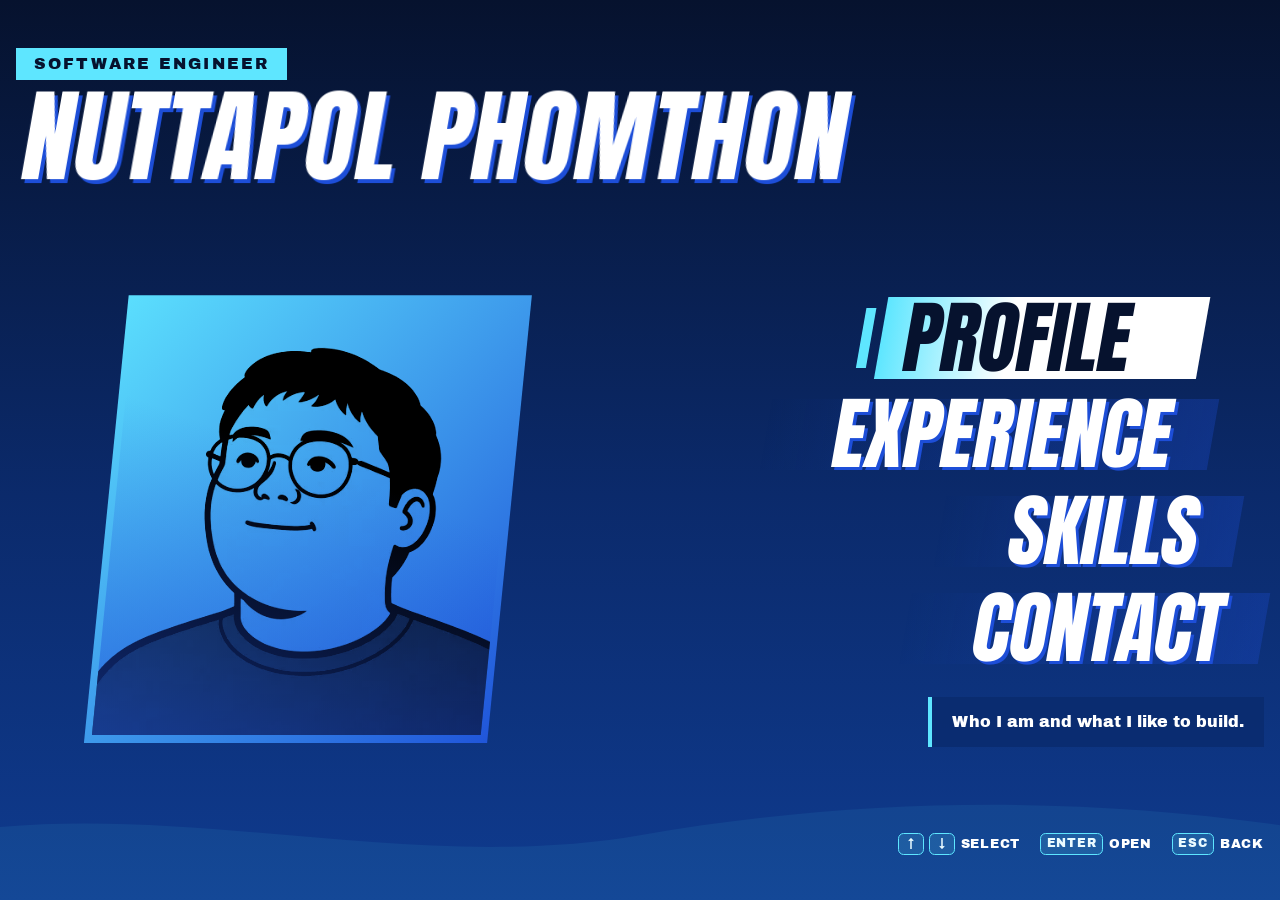
<file: index.html>
<!doctype html>
<html lang="en">
  <head>
    <meta charset="utf-8">
    <meta name="viewport" content="width=device-width, initial-scale=1">
    <title>Nuttapol Phomthon — Software Engineer</title>
    <meta name="description" content="Nuttapol Phomthon is a software engineer building web platforms and developer tooling that improve software delivery and developer experience.">
    <link rel="canonical" href="https://sevipsagis.dev/">
    <meta name="theme-color" content="#06122e">
    <link rel="icon" href="data:image/svg+xml,%3Csvg xmlns='http://www.w3.org/2000/svg' viewBox='0 0 32 32'%3E%3Cpath d='M2 6 30 2 26 30 4 26z' fill='%231d4ed8'/%3E%3Cpath d='M9 22V10l8 8V8h5v14l-8-8v8z' fill='%23fff'/%3E%3C/svg%3E">
    <link rel="preload" href="/assets/fonts/anton.woff2" as="font" type="font/woff2" crossorigin>
    <link rel="stylesheet" href="/assets/css/site.css">
    <script>document.documentElement.classList.add("js");</script>
    <script src="/assets/js/site.js" defer></script>
  </head>
  <body>
    <a class="skip-link" href="#main">Skip to content</a>

    <div class="backdrop" aria-hidden="true">
      <svg class="backdrop-waves" viewBox="0 0 1200 200" preserveAspectRatio="none">
        <path class="wave" d="M0 120C200 70 400 170 600 120S1000 70 1200 120V200H0Z"/>
      </svg>
    </div>

    <header class="hero" id="menu">
      <div class="portrait">
        <div class="portrait-frame">
          <img src="/public/images/avatar.webp" alt="Illustrated portrait of Nuttapol Phomthon" width="512" height="512" fetchpriority="high">
        </div>
      </div>

      <div class="nameplate">
        <p class="nameplate-role">Software Engineer</p>
        <h1>Nuttapol Phomthon</h1>
      </div>

      <nav class="menu" aria-label="Sections">
        <ol>
          <li style="--i: 0"><a href="#profile" data-desc="Who I am and what I like to build."><span>Profile</span></a></li>
          <li style="--i: 1"><a href="#experience" data-desc="Where I have worked, role by role."><span>Experience</span></a></li>
          <li style="--i: 2"><a href="#skills" data-desc="Languages, frameworks and tools I use."><span>Skills</span></a></li>
          <li style="--i: 3"><a href="#contact" data-desc="Email, GitHub and LinkedIn."><span>Contact</span></a></li>
        </ol>
      </nav>

      <p class="menu-desc" aria-hidden="true"><span>Who I am and what I like to build.</span></p>

      <p class="controls" aria-hidden="true">
        <span><kbd>↑</kbd><kbd>↓</kbd> Select</span>
        <span><kbd>Enter</kbd> Open</span>
        <span><kbd>Esc</kbd> Back</span>
      </p>
    </header>

    <div class="topbar" aria-hidden="true">
      <a class="topbar-back" href="#menu" tabindex="-1"><span>Back</span></a>
      <p class="topbar-name">Nuttapol Phomthon</p>
    </div>

    <main id="main">
      <section class="panel panel--profile" id="profile" aria-labelledby="profile-title">
        <header class="panel-head">
          <p class="panel-kicker">01 / Status</p>
          <h2 id="profile-title" tabindex="-1">Profile</h2>
        </header>
        <div class="panel-body">
          <div class="card card--white">
            <p class="lead">I’m a software engineer focused on building web platforms and developer tooling that improve software delivery and developer experience.</p>
            <p>My experience spans backend services, web technologies, APIs, and internal platforms in financial services.</p>
          </div>
          <dl class="stats">
            <div><dt>Class</dt><dd>Software Engineer</dd></div>
            <div><dt>Guild</dt><dd>SCB TechX</dd></div>
            <div><dt>Since</dt><dd><time datetime="2019-07">2019</time></dd></div>
          </dl>
        </div>
        <a class="back-link" href="#menu">Back to menu</a>
      </section>

      <section class="panel panel--experience" id="experience" aria-labelledby="experience-title">
        <header class="panel-head">
          <p class="panel-kicker">02 / History</p>
          <h2 id="experience-title" tabindex="-1">Experience</h2>
        </header>
        <div class="panel-body">
          <section class="company" aria-labelledby="company-techx">
            <h3 id="company-techx">SCB TechX</h3>
            <ol class="roles">
              <li class="role">
                <p class="role-date"><time datetime="2025-07">2025-07</time> — Present</p>
                <h4>Software Engineer</h4>
                <p>Build and maintain software services with Java, Spring Boot, and related web technologies.</p>
              </li>
              <li class="role">
                <p class="role-date"><time datetime="2022-01">2022-01</time> — <time datetime="2025-06">2025-06</time></p>
                <h4>Platform Service Engineer</h4>
                <p>Designed and implemented internal platforms that improved software delivery workflows and developer experience.</p>
              </li>
              <li class="role">
                <p class="role-date"><time datetime="2021-07">2021-07</time> — <time datetime="2021-12">2021-12</time></p>
                <h4>Associate Platform Service Engineer</h4>
                <p>Built platform solutions that supported the software development lifecycle for internal developers.</p>
              </li>
            </ol>
          </section>
          <section class="company" aria-labelledby="company-scb">
            <h3 id="company-scb">SCB – Siam Commercial Bank</h3>
            <ol class="roles">
              <li class="role">
                <p class="role-date"><time datetime="2019-07">2019-07</time> — <time datetime="2021-06">2021-06</time></p>
                <h4>Software Engineer</h4>
                <p>Developed SCB Open API capabilities and the developer portal used by partners to integrate applications with SCB services.</p>
              </li>
            </ol>
          </section>
        </div>
        <a class="back-link" href="#menu">Back to menu</a>
      </section>

      <section class="panel panel--skills" id="skills" aria-labelledby="skills-title">
        <header class="panel-head">
          <p class="panel-kicker">03 / Toolkit</p>
          <h2 id="skills-title" tabindex="-1">Skills</h2>
        </header>
        <div class="panel-body skill-groups">
          <section class="skill-group" aria-labelledby="skills-languages">
            <h3 id="skills-languages">Languages</h3>
            <ul class="chips">
              <li>JavaScript</li><li>TypeScript</li><li>Python</li><li>Go</li><li>Java</li>
            </ul>
          </section>
          <section class="skill-group" aria-labelledby="skills-frameworks">
            <h3 id="skills-frameworks">Frameworks &amp; Libraries</h3>
            <ul class="chips">
              <li>React</li><li>Next.js</li><li>Express.js</li><li>NestJS</li><li>Spring Boot</li><li>Apollo GraphQL</li>
            </ul>
          </section>
          <section class="skill-group" aria-labelledby="skills-tools">
            <h3 id="skills-tools">Platforms &amp; Tools</h3>
            <ul class="chips">
              <li>Git</li><li>GitHub Actions</li><li>Docker</li><li>Supabase</li>
            </ul>
          </section>
        </div>
        <a class="back-link" href="#menu">Back to menu</a>
      </section>

      <section class="panel panel--contact" id="contact" aria-labelledby="contact-title">
        <header class="panel-head">
          <p class="panel-kicker">04 / Messages</p>
          <h2 id="contact-title" tabindex="-1">Contact</h2>
        </header>
        <div class="panel-body">
          <ol class="chat">
            <li class="chat-msg">
              <img class="chat-avatar" src="/public/images/avatar.webp" alt="" width="512" height="512" loading="lazy">
              <p class="chat-bubble">Hey! Want to talk about platforms, tooling or a project? Pick a channel.</p>
            </li>
            <li class="chat-msg chat-msg--link">
              <a class="chat-bubble" href="mailto:hello@sevipsagis.dev"><span class="chat-channel">Email</span> hello@sevipsagis.dev</a>
            </li>
            <li class="chat-msg chat-msg--link">
              <a class="chat-bubble" href="https://github.com/Sevipsagis"><span class="chat-channel">GitHub</span> github.com/Sevipsagis</a>
            </li>
            <li class="chat-msg chat-msg--link">
              <a class="chat-bubble" href="https://www.linkedin.com/in/npbenz/"><span class="chat-channel">LinkedIn</span> linkedin.com/in/npbenz</a>
            </li>
          </ol>
        </div>
        <a class="back-link" href="#menu">Back to menu</a>
      </section>
    </main>

    <footer class="footer">
      <p>© 2026 Nuttapol Phomthon. Fan-made tribute to the menus of Persona 3 Reload; not affiliated with Atlus or SEGA.</p>
    </footer>

    <div class="wipe" aria-hidden="true"><span></span><span></span><span></span></div>
  </body>
</html>
</file>
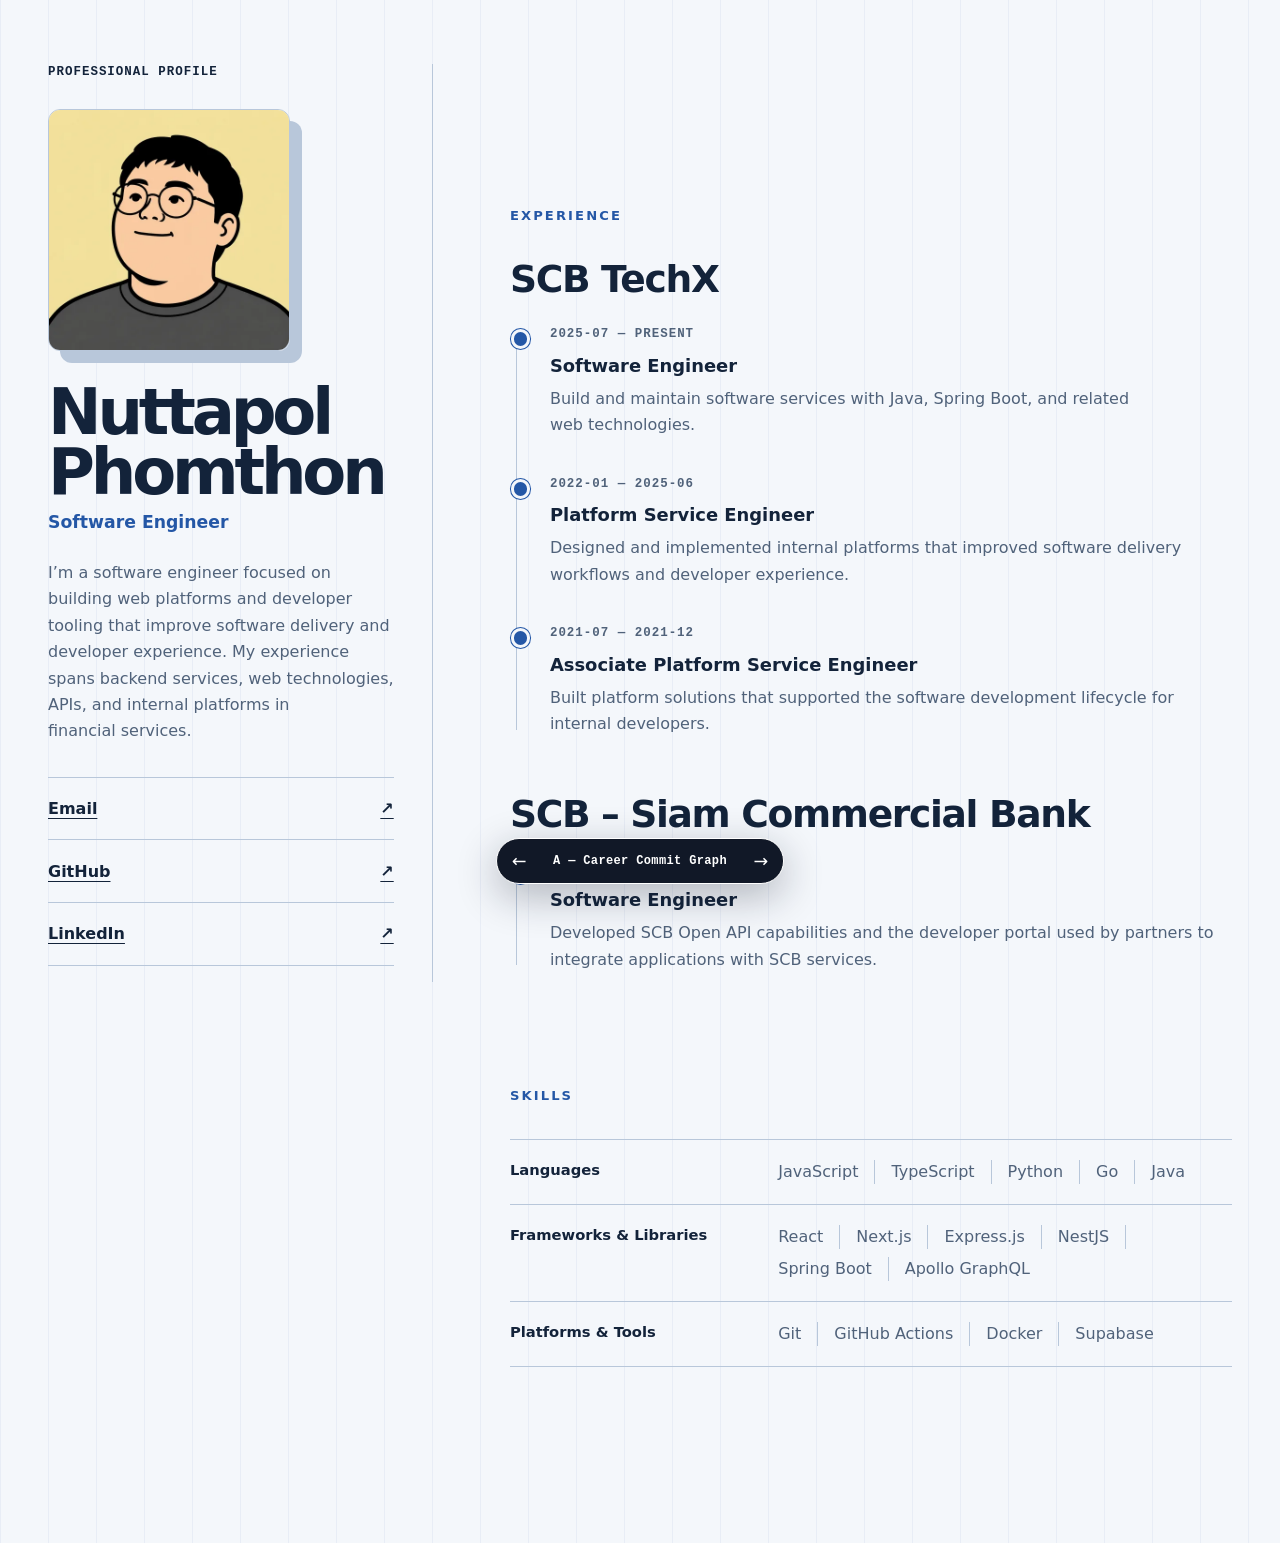
<file: prototypes/profile-direction/index.html>
<!doctype html>
<!--
  PROTOTYPE — throwaway UI for Wayfinder ticket "Prototype the one-page responsive profile direction".
  Three variants, switchable with ?variant=A|B|C.
  Run from the repository root: python3 -m http.server 4173
-->
<html lang="en">
  <head>
    <meta charset="utf-8">
    <meta name="viewport" content="width=device-width, initial-scale=1">
    <meta name="description" content="Responsive Professional Profile direction prototypes for Nuttapol Phomthon.">
    <link rel="icon" href="data:,">
    <title>Career Commit Graph prototype — Nuttapol Phomthon</title>
    <style>
      @layer base, variants, prototype;

      @layer base {
        :root {
          color-scheme: light;
          font-synthesis: none;
        }

        html {
          scroll-behavior: smooth;
        }

        body {
          min-inline-size: 20rem;
          margin: 0;
          background: #e8edf3;
          color: #13233a;
        }

        body,
        button {
          font-family: system-ui, -apple-system, BlinkMacSystemFont, "Segoe UI", sans-serif;
        }

        h1,
        h2,
        h3,
        h4,
        p,
        ol,
        ul {
          margin-block-start: 0;
        }

        img {
          display: block;
          max-inline-size: 100%;
          block-size: auto;
        }

        a {
          color: inherit;
        }

        button {
          color: inherit;
        }

        :where(a, button):focus-visible {
          outline: 0.1875rem solid currentColor;
          outline-offset: 0.25rem;
        }

        [hidden] {
          display: none !important;
        }

        .skip-link {
          position: fixed;
          inset-block-start: 0.75rem;
          inset-inline-start: 0.75rem;
          z-index: 20;
          translate: 0 -200%;
          padding: 0.75rem 1rem;
          border: 0.125rem solid currentColor;
          background: white;
          color: #13233a;
          font-weight: 700;
        }

        .skip-link:focus {
          translate: 0;
        }

        .eyebrow,
        .date,
        .utility {
          font-family: ui-monospace, SFMono-Regular, Menlo, Consolas, monospace;
          font-size: 0.78rem;
          font-weight: 700;
          letter-spacing: 0.08em;
          line-height: 1.4;
          text-transform: uppercase;
        }

        .contact-list,
        .skill-list,
        .role-list {
          padding: 0;
          list-style: none;
        }

        .summary {
          max-inline-size: 47rem;
          line-height: 1.65;
          text-wrap: pretty;
        }

        .variant {
          min-block-size: 100dvh;
          padding-block-end: 7rem;
        }
      }

      @layer variants {
        /* A — Career Commit Graph */
        .variant-a {
          --a-canvas: #f4f7fb;
          --a-surface: #ffffff;
          --a-ink: #13233a;
          --a-muted: #50627a;
          --a-signal: #2457a6;
          --a-rule: #b8c7da;
          background:
            linear-gradient(90deg, color-mix(in oklab, var(--a-signal), transparent 94%) 1px, transparent 1px) 0 0 / 3rem 3rem,
            var(--a-canvas);
          color: var(--a-ink);
        }

        .a-layout {
          display: grid;
          grid-template-columns: minmax(17rem, 0.72fr) minmax(0, 1.35fr);
          gap: clamp(2.5rem, 6vw, 7rem);
          inline-size: min(100% - 3rem, 74rem);
          margin-inline: auto;
          padding-block: clamp(2rem, 5vw, 5rem);
        }

        .a-profile {
          align-self: start;
          position: sticky;
          inset-block-start: 2rem;
          padding-inline-end: clamp(1rem, 3vw, 3rem);
          border-inline-end: 1px solid var(--a-rule);
        }

        .a-avatar {
          inline-size: min(15rem, 72vw);
          margin-block: 1.75rem 2rem;
          border: 1px solid var(--a-rule);
          border-radius: 0.75rem;
          box-shadow: 0.75rem 0.75rem 0 var(--a-rule);
        }

        .a-profile h1 {
          max-inline-size: 10ch;
          margin-block-end: 0.6rem;
          font-size: clamp(2.8rem, 5vw, 5.3rem);
          letter-spacing: -0.065em;
          line-height: 0.93;
          text-wrap: balance;
        }

        .a-role {
          margin-block-end: 1.75rem;
          color: var(--a-signal);
          font-size: 1.08rem;
          font-weight: 750;
        }

        .a-profile .summary {
          margin-block-end: 2rem;
          color: var(--a-muted);
          font-size: 1rem;
        }

        .a-contacts {
          border-block-start: 1px solid var(--a-rule);
        }

        .a-contacts li {
          border-block-end: 1px solid var(--a-rule);
        }

        .a-contacts a {
          display: flex;
          align-items: center;
          justify-content: space-between;
          min-block-size: 2.75rem;
          padding-block: 0.55rem;
          font-weight: 680;
          text-decoration-thickness: 0.08em;
          text-underline-offset: 0.25em;
        }

        .a-contacts a:hover {
          color: var(--a-signal);
        }

        .a-content {
          min-inline-size: 0;
          padding-block-start: clamp(0rem, 12vw, 9rem);
        }

        .a-section + .a-section {
          margin-block-start: clamp(4rem, 9vw, 8rem);
        }

        .a-section > h2 {
          margin-block-end: 2.25rem;
          color: var(--a-signal);
          font-size: 0.82rem;
          letter-spacing: 0.16em;
          text-transform: uppercase;
        }

        .a-company + .a-company {
          margin-block-start: 3.5rem;
        }

        .a-company > h3 {
          margin-block-end: 1.5rem;
          font-size: clamp(1.55rem, 3vw, 2.35rem);
          letter-spacing: -0.035em;
          line-height: 1.1;
        }

        .a-role-list {
          position: relative;
          margin: 0;
          padding-inline-start: 2.5rem;
          counter-reset: role;
        }

        .a-role-list::before {
          position: absolute;
          inset-block: 0.35rem 0.5rem;
          inset-inline-start: 0.4rem;
          inline-size: 1px;
          background: var(--a-rule);
          content: "";
        }

        .a-role-item {
          position: relative;
          padding-block-end: 2.2rem;
        }

        .a-role-item:last-child {
          padding-block-end: 0;
        }

        .a-role-item::before {
          position: absolute;
          inset-block-start: 0.32rem;
          inset-inline-start: -2.45rem;
          inline-size: 0.85rem;
          aspect-ratio: 1;
          border: 0.2rem solid var(--a-canvas);
          border-radius: 50%;
          background: var(--a-signal);
          box-shadow: 0 0 0 1px var(--a-signal);
          content: "";
        }

        .a-role-item .date {
          display: block;
          margin-block-end: 0.55rem;
          color: var(--a-muted);
        }

        .a-role-item h4 {
          margin-block-end: 0.55rem;
          font-size: 1.12rem;
          line-height: 1.3;
        }

        .a-role-item p {
          margin-block-end: 0;
          color: var(--a-muted);
          line-height: 1.65;
          text-wrap: pretty;
        }

        .a-skill-groups {
          border-block-start: 1px solid var(--a-rule);
        }

        .a-skill-group {
          display: grid;
          grid-template-columns: minmax(9rem, 0.7fr) minmax(0, 1.3fr);
          gap: 1.5rem;
          padding-block: 1.25rem;
          border-block-end: 1px solid var(--a-rule);
        }

        .a-skill-group h3 {
          margin: 0;
          font-size: 0.92rem;
          line-height: 1.4;
        }

        .a-skill-group ul {
          display: flex;
          flex-wrap: wrap;
          gap: 0.5rem 1rem;
          margin: 0;
          color: var(--a-muted);
          line-height: 1.5;
        }

        .a-skill-group li:not(:last-child) {
          padding-inline-end: 1rem;
          border-inline-end: 1px solid var(--a-rule);
        }

        /* B — Scoped Experience Matrix */
        .variant-b {
          --b-canvas: #f1f6f6;
          --b-surface: #ffffff;
          --b-ink: #14282d;
          --b-petrol: #0e626c;
          --b-secondary: #355a60;
          --b-grid: #b9cdd0;
          background: var(--b-canvas);
          color: var(--b-ink);
          font-family: Arial, "Helvetica Neue", system-ui, sans-serif;
        }

        .b-shell {
          inline-size: min(100% - 3rem, 76rem);
          margin-inline: auto;
          padding-block: clamp(2rem, 6vw, 5.5rem);
        }

        .b-hero {
          display: grid;
          grid-template-columns: minmax(0, 1.25fr) minmax(15rem, 0.75fr);
          gap: clamp(2rem, 7vw, 7rem);
          align-items: end;
          padding-block-end: clamp(3rem, 7vw, 6rem);
          border-block-end: 0.125rem solid var(--b-ink);
        }

        .b-heading-row {
          display: grid;
          grid-template-columns: auto minmax(0, 1fr);
          gap: 1.5rem;
          align-items: end;
        }

        .b-avatar {
          inline-size: clamp(6.5rem, 12vw, 9.5rem);
          border: 0.125rem solid var(--b-ink);
          border-radius: 50%;
        }

        .b-hero h1 {
          max-inline-size: 11ch;
          margin-block-end: 0.7rem;
          font-size: clamp(3rem, 7vw, 6.8rem);
          letter-spacing: -0.075em;
          line-height: 0.85;
          text-wrap: balance;
        }

        .b-role {
          margin: 0;
          color: var(--b-petrol);
          font-size: clamp(1.05rem, 2vw, 1.45rem);
          font-weight: 800;
        }

        .b-intro .summary {
          margin-block-end: 1.5rem;
          color: var(--b-secondary);
          font-size: clamp(1.05rem, 1.4vw, 1.25rem);
        }

        .b-contacts {
          display: flex;
          flex-wrap: wrap;
          gap: 0.6rem 1.5rem;
          margin: 0;
        }

        .b-contacts a {
          display: inline-flex;
          align-items: center;
          min-block-size: 2.75rem;
          color: var(--b-petrol);
          font-weight: 760;
          text-decoration-thickness: 0.1em;
          text-underline-offset: 0.28em;
        }

        .b-section {
          padding-block-start: clamp(3.5rem, 8vw, 7rem);
        }

        .b-section-title {
          display: grid;
          grid-template-columns: minmax(9rem, 0.45fr) minmax(0, 1.55fr);
          gap: 1.5rem;
          align-items: baseline;
          margin-block-end: 2rem;
        }

        .b-section-title h2 {
          margin: 0;
          font-size: clamp(1.8rem, 4vw, 3.6rem);
          letter-spacing: -0.045em;
        }

        .b-section-title p {
          margin: 0;
          color: var(--b-secondary);
        }

        .b-company {
          display: grid;
          grid-template-columns: minmax(9rem, 0.45fr) minmax(0, 1.55fr);
          border-block-start: 1px solid var(--b-grid);
        }

        .b-company:last-child {
          border-block-end: 1px solid var(--b-grid);
        }

        .b-company-heading {
          display: grid;
          grid-template-columns: minmax(0, 1fr) auto;
          gap: 0.75rem;
          align-items: start;
          padding: 1.5rem 1.5rem 1.5rem 0;
          border-inline-end: 1px solid var(--b-grid);
        }

        .b-company-heading h3 {
          margin: 0;
          font-size: 1.05rem;
          line-height: 1.35;
        }

        .b-brace {
          color: var(--b-petrol);
          inline-size: 0.75rem;
          block-size: 2.1rem;
          border-block: 0.125rem solid currentColor;
          border-inline-end: 0.125rem solid currentColor;
        }

        .b-role-list {
          margin: 0;
        }

        .b-role-item {
          display: grid;
          grid-template-columns: minmax(8.5rem, 0.42fr) minmax(0, 1.58fr);
          gap: 1.25rem;
          padding: 1.5rem;
        }

        .b-role-item:not(:last-child) {
          border-block-end: 1px solid var(--b-grid);
        }

        .b-role-item .date {
          color: var(--b-petrol);
        }

        .b-role-item h4 {
          margin-block-end: 0.45rem;
          font-size: 1rem;
        }

        .b-role-item p {
          margin: 0;
          color: var(--b-secondary);
          line-height: 1.55;
          text-wrap: pretty;
        }

        .b-skills {
          display: grid;
          grid-template-columns: repeat(3, minmax(0, 1fr));
          border-block: 0.125rem solid var(--b-ink);
        }

        .b-skill-group {
          padding: 1.5rem;
        }

        .b-skill-group:not(:last-child) {
          border-inline-end: 1px solid var(--b-grid);
        }

        .b-skill-group h3 {
          margin-block-end: 1.25rem;
          color: var(--b-petrol);
          font-family: ui-monospace, SFMono-Regular, Menlo, Consolas, monospace;
          font-size: 0.8rem;
          letter-spacing: 0.06em;
          text-transform: uppercase;
        }

        .b-skill-group ul {
          display: grid;
          gap: 0.65rem;
          margin: 0;
          color: var(--b-secondary);
        }

        /* C — Organization Call Stack */
        .variant-c {
          --c-canvas: #f7f4fa;
          --c-surface: #ffffff;
          --c-ink: #231a2b;
          --c-plum: #63406e;
          --c-teal: #12675f;
          --c-frame: #d8cde0;
          background:
            radial-gradient(circle at 90% 5%, color-mix(in oklab, var(--c-teal), transparent 88%), transparent 28rem),
            var(--c-canvas);
          color: var(--c-ink);
          font-family: Optima, Candara, "Segoe UI", system-ui, sans-serif;
        }

        .c-shell {
          inline-size: min(100% - 3rem, 76rem);
          margin-inline: auto;
          padding-block: clamp(2rem, 5vw, 5rem);
        }

        .c-hero {
          display: grid;
          grid-template-columns: minmax(0, 1.18fr) minmax(15rem, 0.82fr);
          gap: clamp(2rem, 7vw, 7rem);
          align-items: center;
          min-block-size: min(47rem, 82dvh);
          padding: clamp(1.5rem, 4vw, 4rem);
          border: 1px solid var(--c-frame);
          border-radius: 2rem 0.45rem 2rem 0.45rem;
          background: color-mix(in oklab, var(--c-surface), transparent 8%);
        }

        .c-hero h1 {
          max-inline-size: 10ch;
          margin-block-end: 0.8rem;
          font-size: clamp(3.3rem, 7vw, 7rem);
          font-weight: 750;
          letter-spacing: -0.065em;
          line-height: 0.88;
          text-wrap: balance;
        }

        .c-role {
          margin-block-end: 2rem;
          color: var(--c-plum);
          font-size: clamp(1.1rem, 2vw, 1.5rem);
          font-weight: 750;
        }

        .c-hero .summary {
          margin-block-end: 2rem;
          color: color-mix(in oklab, var(--c-ink), transparent 20%);
          font-size: clamp(1.05rem, 1.5vw, 1.3rem);
        }

        .c-contacts {
          display: flex;
          flex-wrap: wrap;
          gap: 0.75rem;
          margin: 0;
        }

        .c-contacts a {
          display: inline-flex;
          align-items: center;
          min-block-size: 2.75rem;
          padding-inline: 1rem;
          border: 1px solid var(--c-frame);
          border-radius: 999px;
          background: var(--c-surface);
          color: var(--c-plum);
          font-weight: 750;
          text-decoration: none;
        }

        .c-contacts a:hover {
          border-color: var(--c-plum);
        }

        .c-portrait-wrap {
          position: relative;
          isolation: isolate;
        }

        .c-portrait-wrap::before,
        .c-portrait-wrap::after {
          position: absolute;
          z-index: -1;
          border: 1px solid var(--c-frame);
          content: "";
        }

        .c-portrait-wrap::before {
          inset: -1.2rem 1.2rem 1.2rem -1.2rem;
          border-radius: 1rem;
        }

        .c-portrait-wrap::after {
          inset: 1.2rem -1.2rem -1.2rem 1.2rem;
          border-radius: 1rem;
          background: color-mix(in oklab, var(--c-teal), transparent 88%);
        }

        .c-avatar {
          inline-size: 100%;
          border: 1px solid var(--c-ink);
          border-radius: 0.5rem 2rem 0.5rem 2rem;
        }

        .c-section {
          padding-block-start: clamp(4rem, 9vw, 8rem);
        }

        .c-section > header {
          display: flex;
          gap: 2rem;
          align-items: baseline;
          justify-content: space-between;
          margin-block-end: 2rem;
          border-block-end: 1px solid var(--c-frame);
        }

        .c-section h2 {
          margin-block-end: 0.75rem;
          font-size: clamp(2rem, 4vw, 4rem);
          letter-spacing: -0.045em;
        }

        .c-section > header p {
          margin-block-end: 0.75rem;
          color: var(--c-teal);
        }

        .c-organizations {
          display: grid;
          grid-template-columns: minmax(0, 2fr) minmax(15rem, 1fr);
          gap: 1.5rem;
          align-items: start;
        }

        .c-organization {
          padding: clamp(1rem, 3vw, 2rem);
          border: 1px solid var(--c-frame);
          border-radius: 1.25rem;
          background: var(--c-surface);
        }

        .c-organization > header {
          display: flex;
          gap: 1rem;
          align-items: baseline;
          justify-content: space-between;
          margin-block-end: 1.25rem;
        }

        .c-organization h3 {
          margin: 0;
          font-size: clamp(1.2rem, 2vw, 1.65rem);
        }

        .c-organization > header span {
          color: var(--c-teal);
        }

        .c-frame {
          position: relative;
          margin-inline-start: var(--frame-offset, 0);
          padding: 1.25rem;
          border: 1px solid var(--c-frame);
          border-radius: 0.7rem;
        }

        .c-frame + .c-frame {
          margin-block-start: 0.8rem;
        }

        .c-frame::before {
          position: absolute;
          inset-block: 0.8rem;
          inset-inline-start: -0.45rem;
          inline-size: 0.18rem;
          border-radius: 999px;
          background: var(--c-plum);
          content: "";
        }

        .c-frame .date {
          display: block;
          margin-block-end: 0.45rem;
          color: var(--c-teal);
        }

        .c-frame h4 {
          margin-block-end: 0.45rem;
          font-size: 1.05rem;
        }

        .c-frame p {
          margin: 0;
          color: color-mix(in oklab, var(--c-ink), transparent 25%);
          line-height: 1.55;
          text-wrap: pretty;
        }

        .c-skill-groups {
          display: grid;
          gap: 0.8rem;
        }

        .c-skill-group {
          display: grid;
          grid-template-columns: minmax(12rem, 0.45fr) minmax(0, 1.55fr);
          gap: 1.5rem;
          align-items: baseline;
          padding: 1.35rem 1.5rem;
          border: 1px solid var(--c-frame);
          border-radius: 0.85rem;
          background: var(--c-surface);
        }

        .c-skill-group:nth-child(2) {
          margin-inline: clamp(0rem, 3vw, 3rem);
        }

        .c-skill-group h3 {
          margin: 0;
          color: var(--c-plum);
          font-size: 0.95rem;
        }

        .c-skill-group ul {
          display: flex;
          flex-wrap: wrap;
          gap: 0.35rem 1.3rem;
          margin: 0;
          line-height: 1.55;
        }

        .c-skill-group li {
          white-space: nowrap;
        }

        @media (max-width: 48rem) {
          .a-layout,
          .b-hero,
          .c-hero,
          .c-organizations {
            grid-template-columns: 1fr;
          }

          .a-layout,
          .b-shell,
          .c-shell {
            inline-size: min(100% - 2rem, 42rem);
          }

          .a-profile {
            position: static;
            padding-inline-end: 0;
            padding-block-end: 2.5rem;
            border-inline-end: 0;
            border-block-end: 1px solid var(--a-rule);
          }

          .a-avatar {
            inline-size: min(11rem, 55vw);
            box-shadow: 0.5rem 0.5rem 0 var(--a-rule);
          }

          .a-content {
            padding-block-start: 0;
          }

          .a-skill-group,
          .b-section-title,
          .b-company,
          .b-role-item,
          .c-skill-group {
            grid-template-columns: 1fr;
          }

          .b-hero {
            align-items: start;
          }

          .b-heading-row {
            align-items: center;
          }

          .b-hero h1 {
            font-size: clamp(2.7rem, 13vw, 5rem);
          }

          .b-section-title {
            gap: 0.5rem;
          }

          .b-company-heading {
            padding-inline-end: 0;
            border-inline-end: 0;
            border-block-end: 1px solid var(--b-grid);
          }

          .b-role-item {
            gap: 0.65rem;
          }

          .b-skills {
            grid-template-columns: 1fr;
          }

          .b-skill-group:not(:last-child) {
            border-inline-end: 0;
            border-block-end: 1px solid var(--b-grid);
          }

          .c-hero {
            min-block-size: 0;
            padding: 1.25rem;
          }

          .c-copy {
            order: 2;
          }

          .c-portrait-wrap {
            order: 1;
            inline-size: min(14rem, 65vw);
            margin-inline: auto;
          }

          .c-section > header {
            display: block;
          }

          .c-frame {
            margin-inline-start: 0;
          }

          .c-skill-group:nth-child(2) {
            margin-inline: 0;
          }
        }

        @media (max-width: 30rem) {
          .b-heading-row {
            grid-template-columns: 1fr;
          }

          .b-avatar {
            inline-size: 7rem;
          }
        }
      }

      @layer prototype {
        .prototype-switcher {
          position: fixed;
          z-index: 10;
          inset-block-end: 1rem;
          inset-inline-start: 50%;
          display: grid;
          grid-template-columns: 2.75rem minmax(12rem, auto) 2.75rem;
          align-items: center;
          max-inline-size: calc(100% - 2rem);
          border: 1px solid #ffffff;
          border-radius: 999px;
          background: #111827;
          box-shadow: 0 0.75rem 2.5rem rgb(15 23 42 / 30%);
          color: #ffffff;
          translate: -50% 0;
        }

        .prototype-switcher button {
          min-inline-size: 2.75rem;
          min-block-size: 2.75rem;
          border: 0;
          border-radius: 999px;
          background: transparent;
          color: inherit;
          cursor: pointer;
          font-size: 1.1rem;
        }

        .prototype-switcher button:hover {
          background: rgb(255 255 255 / 14%);
        }

        .prototype-label {
          overflow: hidden;
          margin: 0;
          padding-inline: 0.75rem;
          font-family: ui-monospace, SFMono-Regular, Menlo, Consolas, monospace;
          font-size: 0.75rem;
          font-weight: 700;
          letter-spacing: 0.03em;
          text-align: center;
          text-overflow: ellipsis;
          white-space: nowrap;
        }

        @media (pointer: coarse) {
          .prototype-switcher {
            grid-template-columns: 3rem minmax(11rem, auto) 3rem;
          }

          .prototype-switcher button {
            min-inline-size: 3rem;
            min-block-size: 3rem;
          }
        }

        @media (prefers-reduced-motion: reduce) {
          html {
            scroll-behavior: auto;
          }
        }

        @media (forced-colors: active) {
          .prototype-switcher,
          .a-avatar,
          .b-avatar,
          .c-avatar,
          .c-hero,
          .c-organization,
          .c-frame,
          .c-skill-group {
            border-color: CanvasText;
          }
        }
      }
    </style>
  </head>
  <body>
    <a class="skip-link" href="#prototype-content">Skip to profile content</a>

    <main id="prototype-content">
      <article class="variant variant-a" data-variant="A" aria-labelledby="a-name">
        <div class="a-layout">
          <header class="a-profile">
            <p class="eyebrow">Professional Profile</p>
            <img class="a-avatar" src="../../public/images/avatar.webp" alt="" width="512" height="512" fetchpriority="high">
            <h1 id="a-name">Nuttapol Phomthon</h1>
            <p class="a-role">Software Engineer</p>
            <p class="summary">I’m a software engineer focused on building web platforms and developer tooling that improve software delivery and developer experience. My experience spans backend services, web technologies, APIs, and internal platforms in financial services.</p>
            <nav class="a-contacts" aria-label="Contact links">
              <ul class="contact-list">
                <li><a href="mailto:hello@sevipsagis.dev"><span>Email</span><span aria-hidden="true">↗</span></a></li>
                <li><a href="https://github.com/Sevipsagis"><span>GitHub</span><span aria-hidden="true">↗</span></a></li>
                <li><a href="https://www.linkedin.com/in/npbenz/"><span>LinkedIn</span><span aria-hidden="true">↗</span></a></li>
              </ul>
            </nav>
          </header>

          <div class="a-content">
            <section class="a-section" aria-labelledby="a-experience">
              <h2 id="a-experience">Experience</h2>
              <section class="a-company" aria-labelledby="a-techx">
                <h3 id="a-techx">SCB TechX</h3>
                <ol class="a-role-list role-list">
                  <li class="a-role-item">
                    <p class="date"><time datetime="2025-07">2025-07</time> — Present</p>
                    <h4>Software Engineer</h4>
                    <p>Build and maintain software services with Java, Spring Boot, and related web technologies.</p>
                  </li>
                  <li class="a-role-item">
                    <p class="date">2022-01 — 2025-06</p>
                    <h4>Platform Service Engineer</h4>
                    <p>Designed and implemented internal platforms that improved software delivery workflows and developer experience.</p>
                  </li>
                  <li class="a-role-item">
                    <p class="date">2021-07 — 2021-12</p>
                    <h4>Associate Platform Service Engineer</h4>
                    <p>Built platform solutions that supported the software development lifecycle for internal developers.</p>
                  </li>
                </ol>
              </section>
              <section class="a-company" aria-labelledby="a-scb">
                <h3 id="a-scb">SCB – Siam Commercial Bank</h3>
                <ol class="a-role-list role-list">
                  <li class="a-role-item">
                    <p class="date">2019-07 — 2021-06</p>
                    <h4>Software Engineer</h4>
                    <p>Developed SCB Open API capabilities and the developer portal used by partners to integrate applications with SCB services.</p>
                  </li>
                </ol>
              </section>
            </section>

            <section class="a-section" aria-labelledby="a-skills">
              <h2 id="a-skills">Skills</h2>
              <div class="a-skill-groups">
                <section class="a-skill-group">
                  <h3>Languages</h3>
                  <ul class="skill-list">
                    <li>JavaScript</li><li>TypeScript</li><li>Python</li><li>Go</li><li>Java</li>
                  </ul>
                </section>
                <section class="a-skill-group">
                  <h3>Frameworks &amp; Libraries</h3>
                  <ul class="skill-list">
                    <li>React</li><li>Next.js</li><li>Express.js</li><li>NestJS</li><li>Spring Boot</li><li>Apollo GraphQL</li>
                  </ul>
                </section>
                <section class="a-skill-group">
                  <h3>Platforms &amp; Tools</h3>
                  <ul class="skill-list">
                    <li>Git</li><li>GitHub Actions</li><li>Docker</li><li>Supabase</li>
                  </ul>
                </section>
              </div>
            </section>
          </div>
        </div>
      </article>

      <article class="variant variant-b" data-variant="B" aria-labelledby="b-name" hidden>
        <div class="b-shell">
          <header class="b-hero">
            <div class="b-heading-row">
              <img class="b-avatar" src="../../public/images/avatar.webp" alt="" width="512" height="512">
              <div>
                <p class="eyebrow">Professional Profile</p>
                <h1 id="b-name">Nuttapol Phomthon</h1>
                <p class="b-role">Software Engineer</p>
              </div>
            </div>
            <div class="b-intro">
              <p class="summary">I’m a software engineer focused on building web platforms and developer tooling that improve software delivery and developer experience. My experience spans backend services, web technologies, APIs, and internal platforms in financial services.</p>
              <nav aria-label="Contact links">
                <ul class="b-contacts contact-list">
                  <li><a href="mailto:hello@sevipsagis.dev">Email</a></li>
                  <li><a href="https://github.com/Sevipsagis">GitHub</a></li>
                  <li><a href="https://www.linkedin.com/in/npbenz/">LinkedIn</a></li>
                </ul>
              </nav>
            </div>
          </header>

          <section class="b-section" aria-labelledby="b-experience">
            <header class="b-section-title">
              <p class="utility">Selected history</p>
              <h2 id="b-experience">Experience</h2>
            </header>

            <section class="b-company" aria-labelledby="b-techx">
              <header class="b-company-heading">
                <h3 id="b-techx">SCB TechX</h3>
                <span class="b-brace" aria-hidden="true"></span>
              </header>
              <ol class="b-role-list role-list">
                <li class="b-role-item">
                  <p class="date"><time datetime="2025-07">2025-07</time> — Present</p>
                  <div><h4>Software Engineer</h4><p>Build and maintain software services with Java, Spring Boot, and related web technologies.</p></div>
                </li>
                <li class="b-role-item">
                  <p class="date">2022-01 — 2025-06</p>
                  <div><h4>Platform Service Engineer</h4><p>Designed and implemented internal platforms that improved software delivery workflows and developer experience.</p></div>
                </li>
                <li class="b-role-item">
                  <p class="date">2021-07 — 2021-12</p>
                  <div><h4>Associate Platform Service Engineer</h4><p>Built platform solutions that supported the software development lifecycle for internal developers.</p></div>
                </li>
              </ol>
            </section>

            <section class="b-company" aria-labelledby="b-scb">
              <header class="b-company-heading">
                <h3 id="b-scb">SCB – Siam Commercial Bank</h3>
                <span class="b-brace" aria-hidden="true"></span>
              </header>
              <ol class="b-role-list role-list">
                <li class="b-role-item">
                  <p class="date">2019-07 — 2021-06</p>
                  <div><h4>Software Engineer</h4><p>Developed SCB Open API capabilities and the developer portal used by partners to integrate applications with SCB services.</p></div>
                </li>
              </ol>
            </section>
          </section>

          <section class="b-section" aria-labelledby="b-skills">
            <header class="b-section-title">
              <p class="utility">Capability scope</p>
              <h2 id="b-skills">Skills</h2>
            </header>
            <div class="b-skills">
              <section class="b-skill-group">
                <h3>Languages</h3>
                <ul class="skill-list"><li>JavaScript</li><li>TypeScript</li><li>Python</li><li>Go</li><li>Java</li></ul>
              </section>
              <section class="b-skill-group">
                <h3>Frameworks &amp; Libraries</h3>
                <ul class="skill-list"><li>React</li><li>Next.js</li><li>Express.js</li><li>NestJS</li><li>Spring Boot</li><li>Apollo GraphQL</li></ul>
              </section>
              <section class="b-skill-group">
                <h3>Platforms &amp; Tools</h3>
                <ul class="skill-list"><li>Git</li><li>GitHub Actions</li><li>Docker</li><li>Supabase</li></ul>
              </section>
            </div>
          </section>
        </div>
      </article>

      <article class="variant variant-c" data-variant="C" aria-labelledby="c-name" hidden>
        <div class="c-shell">
          <header class="c-hero">
            <div class="c-copy">
              <p class="eyebrow">Professional Profile</p>
              <h1 id="c-name">Nuttapol Phomthon</h1>
              <p class="c-role">Software Engineer</p>
              <p class="summary">I’m a software engineer focused on building web platforms and developer tooling that improve software delivery and developer experience. My experience spans backend services, web technologies, APIs, and internal platforms in financial services.</p>
              <nav aria-label="Contact links">
                <ul class="c-contacts contact-list">
                  <li><a href="mailto:hello@sevipsagis.dev">Email</a></li>
                  <li><a href="https://github.com/Sevipsagis">GitHub</a></li>
                  <li><a href="https://www.linkedin.com/in/npbenz/">LinkedIn</a></li>
                </ul>
              </nav>
            </div>
            <div class="c-portrait-wrap">
              <img class="c-avatar" src="../../public/images/avatar.webp" alt="" width="512" height="512">
            </div>
          </header>

          <section class="c-section" aria-labelledby="c-experience">
            <header>
              <h2 id="c-experience">Experience</h2>
              <p class="utility">Organization → role</p>
            </header>
            <div class="c-organizations">
              <section class="c-organization" aria-labelledby="c-techx">
                <header><h3 id="c-techx">SCB TechX</h3><span class="utility">3 roles</span></header>
                <div class="c-frame" style="--frame-offset: 0;">
                  <p class="date"><time datetime="2025-07">2025-07</time> — Present</p>
                  <h4>Software Engineer</h4>
                  <p>Build and maintain software services with Java, Spring Boot, and related web technologies.</p>
                </div>
                <div class="c-frame" style="--frame-offset: 1rem;">
                  <p class="date">2022-01 — 2025-06</p>
                  <h4>Platform Service Engineer</h4>
                  <p>Designed and implemented internal platforms that improved software delivery workflows and developer experience.</p>
                </div>
                <div class="c-frame" style="--frame-offset: 2rem;">
                  <p class="date">2021-07 — 2021-12</p>
                  <h4>Associate Platform Service Engineer</h4>
                  <p>Built platform solutions that supported the software development lifecycle for internal developers.</p>
                </div>
              </section>
              <section class="c-organization" aria-labelledby="c-scb">
                <header><h3 id="c-scb">SCB – Siam Commercial Bank</h3><span class="utility">1 role</span></header>
                <div class="c-frame" style="--frame-offset: 0;">
                  <p class="date">2019-07 — 2021-06</p>
                  <h4>Software Engineer</h4>
                  <p>Developed SCB Open API capabilities and the developer portal used by partners to integrate applications with SCB services.</p>
                </div>
              </section>
            </div>
          </section>

          <section class="c-section" aria-labelledby="c-skills">
            <header>
              <h2 id="c-skills">Skills</h2>
              <p class="utility">Current toolkit</p>
            </header>
            <div class="c-skill-groups">
              <section class="c-skill-group">
                <h3>Languages</h3>
                <ul class="skill-list"><li>JavaScript</li><li>TypeScript</li><li>Python</li><li>Go</li><li>Java</li></ul>
              </section>
              <section class="c-skill-group">
                <h3>Frameworks &amp; Libraries</h3>
                <ul class="skill-list"><li>React</li><li>Next.js</li><li>Express.js</li><li>NestJS</li><li>Spring Boot</li><li>Apollo GraphQL</li></ul>
              </section>
              <section class="c-skill-group">
                <h3>Platforms &amp; Tools</h3>
                <ul class="skill-list"><li>Git</li><li>GitHub Actions</li><li>Docker</li><li>Supabase</li></ul>
              </section>
            </div>
          </section>
        </div>
      </article>
    </main>

    <aside class="prototype-switcher" aria-label="Prototype variants">
      <button type="button" data-direction="-1" aria-label="Previous variant">←</button>
      <p class="prototype-label" aria-live="polite">A — Career Commit Graph</p>
      <button type="button" data-direction="1" aria-label="Next variant">→</button>
    </aside>

    <script>
      const variants = [
        { key: "A", name: "Career Commit Graph" },
        { key: "B", name: "Scoped Experience Matrix" },
        { key: "C", name: "Organization Call Stack" }
      ];
      const panels = new Map(
        Array.from(document.querySelectorAll("[data-variant]")).map(function (panel) {
          return [panel.dataset.variant, panel];
        })
      );
      const label = document.querySelector(".prototype-label");
      const requested = new URL(window.location.href).searchParams.get("variant");
      let currentIndex = Math.max(0, variants.findIndex(function (variant) {
        return variant.key === requested;
      }));

      function showVariant(index) {
        currentIndex = (index + variants.length) % variants.length;
        const current = variants[currentIndex];

        panels.forEach(function (panel, key) {
          panel.hidden = key !== current.key;
        });

        label.textContent = current.key + " — " + current.name;
        document.title = current.name + " prototype — Nuttapol Phomthon";

        const url = new URL(window.location.href);
        url.searchParams.set("variant", current.key);
        window.history.replaceState(null, "", url);
        window.scrollTo({ top: 0, behavior: "instant" });
      }

      document.querySelectorAll("[data-direction]").forEach(function (button) {
        button.addEventListener("click", function () {
          showVariant(currentIndex + Number(button.dataset.direction));
        });
      });

      document.addEventListener("keydown", function (event) {
        const target = event.target;
        const isEditing = target.matches("input, textarea, [contenteditable]");

        if (isEditing || (event.key !== "ArrowLeft" && event.key !== "ArrowRight")) {
          return;
        }

        event.preventDefault();
        showVariant(currentIndex + (event.key === "ArrowLeft" ? -1 : 1));
      });

      showVariant(currentIndex);
    </script>
  </body>
</html>
</file>
<file: assets/css/site.css>
/*
  Persona 3 Reload–inspired profile. Original CSS/SVG only: no game assets, logos or fonts.
  Fonts: Anton, Archivo Black, DM Serif Display (SIL Open Font License 1.1).
*/

@font-face {
  font-family: "Anton";
  src: url("/assets/fonts/anton.woff2") format("woff2");
  font-display: swap;
}

@font-face {
  font-family: "Archivo Black";
  src: url("/assets/fonts/archivo-black.woff2") format("woff2");
  font-display: swap;
}

@font-face {
  font-family: "DM Serif Display";
  src: url("/assets/fonts/dm-serif-display.woff2") format("woff2");
  font-display: swap;
}

:root {
  --abyss: #06122e;
  --deep: #0b2a6b;
  --blue: #1d4ed8;
  --cyan: #5ee6ff;
  --foam: #e9fbff;
  --white: #ffffff;
  --glass: rgb(11 42 107 / 72%);
  --glass-line: rgb(94 230 255 / 45%);
  --display: "Anton", Impact, "Arial Narrow Bold", sans-serif;
  --heavy: "Archivo Black", "Arial Black", system-ui, sans-serif;
  --serif: "DM Serif Display", Georgia, serif;
  --body: system-ui, -apple-system, "Segoe UI", Roboto, sans-serif;
  --lean: -10deg;
  --flow: cubic-bezier(0.22, 1, 0.36, 1);
  color-scheme: dark;
}

*,
*::before,
*::after {
  box-sizing: border-box;
}

html {
  scroll-behavior: smooth;
}

body {
  min-inline-size: 20rem;
  margin: 0;
  overflow-x: hidden;
  background: var(--abyss);
  color: var(--white);
  font-family: var(--body);
  line-height: 1.6;
}

h1,
h2,
h3,
h4,
p,
ol,
ul,
dl,
dd {
  margin: 0;
}

ol,
ul {
  padding: 0;
  list-style: none;
}

img {
  display: block;
  max-inline-size: 100%;
  block-size: auto;
}

a {
  color: inherit;
}

:focus-visible {
  outline: 0.2rem solid var(--cyan);
  outline-offset: 0.3rem;
}

.skip-link {
  position: fixed;
  inset-block-start: 0.75rem;
  inset-inline-start: 0.75rem;
  z-index: 100;
  translate: 0 -300%;
  padding: 0.75rem 1rem;
  background: var(--foam);
  color: var(--abyss);
  font-family: var(--heavy);
  text-decoration: none;
}

.skip-link:focus {
  translate: 0;
}

/* ---------- Backdrop: deep-water gradient and one quiet wave ---------- */

.backdrop {
  position: fixed;
  inset: 0;
  z-index: -1;
  overflow: hidden;
  background: linear-gradient(180deg, var(--abyss) 0%, var(--deep) 55%, #0f3b8f 100%);
  pointer-events: none;
}

.backdrop-waves {
  position: absolute;
  inset-block-end: 0;
  inset-inline-start: -5%;
  inline-size: 110%;
  block-size: 18vh;
}

.wave {
  fill: rgb(94 230 255 / 7%);
}


/* ---------- Hero / main menu ---------- */

.hero {
  position: relative;
  display: grid;
  grid-template-columns: minmax(0, 1fr) minmax(0, 1.05fr);
  grid-template-areas:
    "name name"
    "portrait menu"
    "portrait desc"
    "controls controls";
  gap: 1.5rem clamp(1rem, 4vw, 4rem);
  inline-size: min(100% - 2rem, 80rem);
  min-block-size: 100svh;
  margin-inline: auto;
  padding-block: clamp(1.5rem, 4vw, 3rem) 1.5rem;
}

.nameplate {
  grid-area: name;
}

.nameplate-role {
  display: inline-block;
  margin-block-end: 0.5rem;
  padding: 0.2rem 1.1rem;
  background: var(--cyan);
  color: var(--abyss);
  font-family: var(--heavy);
  font-size: clamp(0.8rem, 1.5vw, 1rem);
  letter-spacing: 0.14em;
  text-transform: uppercase;
}

.nameplate h1 {
  font-family: var(--display);
  font-size: clamp(2.6rem, 8vw, 6.5rem);
  font-weight: 400;
  line-height: 0.95;
  letter-spacing: 0.01em;
  text-transform: uppercase;
  transform: skewX(var(--lean));
  transform-origin: left bottom;
  text-shadow: 0.04em 0.04em 0 var(--blue);
}

.portrait {
  position: relative;
  grid-area: portrait;
  align-self: center;
  justify-self: center;
  inline-size: min(100%, 28rem);
}

.portrait-frame {
  position: relative;
  padding: 0.5rem;
  background: linear-gradient(135deg, var(--cyan), var(--blue));
  clip-path: polygon(10% 0, 100% 0, 90% 100%, 0 100%);
}

.portrait-frame img {
  inline-size: 100%;
  clip-path: polygon(10% 0, 100% 0, 90% 100%, 0 100%);
  background: #cfefff;
  filter: grayscale(1) contrast(1.4) brightness(1.05);
  mix-blend-mode: multiply;
}

.portrait-frame::after {
  position: absolute;
  inset: 0.5rem;
  background: linear-gradient(200deg, rgb(94 230 255 / 0%) 40%, rgb(29 78 216 / 55%));
  clip-path: polygon(10% 0, 100% 0, 90% 100%, 0 100%);
  content: "";
}

.menu {
  grid-area: menu;
  align-self: end;
  justify-self: end;
  inline-size: 100%;
}

.menu ol {
  display: grid;
  justify-items: end;
  gap: 0.35rem;
}

.menu li {
  margin-inline-end: calc((3 - var(--i)) * clamp(0.4rem, 2vw, 1.75rem));
}

.menu a {
  position: relative;
  display: inline-flex;
  align-items: center;
  padding: 0.05em 0.5em 0.05em 0.9em;
  color: var(--white);
  font-family: var(--display);
  font-size: clamp(2.4rem, 6.2vw, 5.2rem);
  line-height: 1.05;
  text-decoration: none;
  text-transform: uppercase;
  transition: color 160ms ease, translate 260ms var(--flow);
}

.menu a > span {
  position: relative;
  z-index: 1;
  display: inline-block;
  transform: skewX(var(--lean));
  text-shadow: 0.04em 0.04em 0 var(--blue);
}

/* Ribbon behind each item; the selected one floods with light. */
.menu a::before {
  position: absolute;
  inset: 12% 0 10% 0;
  z-index: 0;
  background: linear-gradient(90deg, rgb(29 78 216 / 0%), rgb(29 78 216 / 30%));
  transform: skewX(var(--lean));
  transition: background-color 200ms ease, inset 260ms var(--flow);
  content: "";
}

.menu a::after {
  position: absolute;
  inset-block: 18% 16%;
  inset-inline-start: 0.35em;
  z-index: 1;
  inline-size: 0.12em;
  background: var(--cyan);
  transform: skewX(var(--lean));
  scale: 1 0;
  transition: scale 220ms var(--flow);
  content: "";
}

.menu a:hover,
.menu a:focus-visible,
.menu a.is-active {
  color: var(--abyss);
  translate: -0.2em 0;
  outline: none;
}

.menu a:hover > span,
.menu a:focus-visible > span,
.menu a.is-active > span {
  text-shadow: none;
}

.menu a:hover::before,
.menu a:focus-visible::before,
.menu a.is-active::before {
  inset: 6% -0.4em 4% 0.6em;
  background: linear-gradient(90deg, var(--cyan), var(--white) 40%);
}

.menu a:hover::after,
.menu a:focus-visible::after,
.menu a.is-active::after {
  scale: 1 1;
}

/* Keyboard focus keeps a visible outline beyond the colour change. */
.menu a:focus-visible::before {
  outline: 0.06em solid var(--white);
  outline-offset: 0.1em;
}

.menu-desc {
  grid-area: desc;
  align-self: start;
  justify-self: end;
  max-inline-size: 28rem;
  padding: 0.75rem 1.25rem;
  border-inline-start: 0.3rem solid var(--cyan);
  background: var(--glass);
  backdrop-filter: blur(6px);
  font-family: var(--heavy);
  font-size: 1rem;
}

.menu-desc span {
  display: block;
}

.menu-desc span.is-new {
  animation: surface 360ms var(--flow) 1;
}

@keyframes surface {
  from {
    opacity: 0;
    translate: 0 0.5rem;
  }
}

.controls {
  grid-area: controls;
  display: flex;
  flex-wrap: wrap;
  justify-content: flex-end;
  gap: 0.5rem 1.25rem;
  font-family: var(--heavy);
  font-size: 0.8rem;
  letter-spacing: 0.06em;
  text-transform: uppercase;
}

.controls span {
  display: inline-flex;
  align-items: center;
  gap: 0.35rem;
}

kbd {
  display: inline-grid;
  place-items: center;
  min-inline-size: 1.6rem;
  padding: 0.05rem 0.35rem;
  border: 1px solid var(--cyan);
  border-radius: 0.35rem;
  background: rgb(94 230 255 / 15%);
  color: var(--foam);
  font-family: var(--heavy);
  font-size: 0.75rem;
}

/* ---------- Panels ---------- */

main {
  inline-size: min(100% - 2rem, 64rem);
  margin-inline: auto;
}

.panel {
  padding-block: clamp(3rem, 8vw, 6rem);
  scroll-margin-block-start: 1rem;
}

.panel-head {
  margin-block-end: 2.5rem;
}

.panel-kicker {
  display: inline-block;
  margin-block-end: 0.4rem;
  padding: 0.15rem 1rem;
  background: var(--cyan);
  color: var(--abyss);
  font-family: var(--heavy);
  font-size: 0.85rem;
  letter-spacing: 0.12em;
  text-transform: uppercase;
}

.panel-head h2,
.panel-title {
  font-family: var(--display);
  font-size: clamp(3rem, 11vw, 7.5rem);
  font-weight: 400;
  line-height: 0.95;
  text-transform: uppercase;
  transform: skewX(var(--lean));
  transform-origin: left bottom;
  text-shadow: 0.04em 0.04em 0 var(--blue);
}

.panel-head h2:focus {
  outline: none;
}

.card {
  position: relative;
  padding: clamp(1.25rem, 3vw, 2.25rem);
  border: 1px solid var(--glass-line);
  background: var(--glass);
  backdrop-filter: blur(8px);
}

.card--white {
  border: 0;
  background: linear-gradient(120deg, var(--white) 60%, #d6f6ff);
  color: var(--abyss);
  clip-path: polygon(0 0, 100% 0, 97% 100%, 0 100%);
}

.card--white a {
  color: var(--blue);
}

.lead {
  margin-block-end: 1rem;
  font-family: var(--serif);
  font-size: clamp(1.35rem, 2.6vw, 1.9rem);
  line-height: 1.3;
}

.stats {
  display: grid;
  grid-template-columns: repeat(auto-fit, minmax(12rem, 1fr));
  gap: 0.75rem;
  margin-block-start: 1.5rem;
}

.stats div {
  display: flex;
  align-items: baseline;
  gap: 0.75rem;
  padding: 0.6rem 1rem;
  border-inline-start: 0.3rem solid var(--cyan);
  background: var(--glass);
}

.stats dt {
  color: var(--cyan);
  font-family: var(--heavy);
  font-size: 0.8rem;
  letter-spacing: 0.12em;
  text-transform: uppercase;
}

.stats dd {
  font-family: var(--display);
  font-size: 1.4rem;
  text-transform: uppercase;
}

/* Experience: a timeline with ring markers */

.company + .company {
  margin-block-start: 3rem;
}

.company h3 {
  margin-block-end: 1.25rem;
  color: var(--foam);
  font-family: var(--display);
  font-size: clamp(1.6rem, 4vw, 2.6rem);
  font-weight: 400;
  text-transform: uppercase;
}

.company h3::after {
  display: block;
  inline-size: 4rem;
  block-size: 0.25rem;
  margin-block-start: 0.3rem;
  background: var(--cyan);
  content: "";
}

.roles {
  position: relative;
  display: grid;
  gap: 1rem;
  padding-inline-start: 2.25rem;
}

.roles::before {
  position: absolute;
  inset-block: 0.5rem;
  inset-inline-start: 0.6rem;
  inline-size: 2px;
  background: linear-gradient(var(--cyan), rgb(94 230 255 / 10%));
  content: "";
}

.role {
  position: relative;
  display: grid;
  grid-template-columns: minmax(8rem, 10rem) minmax(0, 1fr);
  gap: 0.25rem 1.5rem;
  padding: 1.25rem 1.5rem;
  border: 1px solid var(--glass-line);
  background: var(--glass);
  backdrop-filter: blur(8px);
  transition: border-color 200ms ease;
}

.role::before {
  position: absolute;
  inset-block-start: 1.6rem;
  inset-inline-start: -2.05rem;
  inline-size: 0.9rem;
  aspect-ratio: 1;
  border: 2px solid var(--cyan);
  border-radius: 50%;
  background: var(--abyss);
  box-shadow: 0 0 0 0.3rem rgb(94 230 255 / 15%);
  content: "";
}

.role:hover {
  border-color: var(--cyan);
}

.role-date {
  grid-row: span 2;
  align-self: start;
  color: var(--cyan);
  font-family: var(--heavy);
  font-size: 0.85rem;
}

.role h4 {
  font-family: var(--display);
  font-size: clamp(1.3rem, 2.6vw, 1.75rem);
  font-weight: 400;
  line-height: 1.15;
  text-transform: uppercase;
}

.role p:last-child {
  color: #dbe8ff;
}

/* Skills: glass groups with slanted tags */

.skill-groups {
  display: grid;
  grid-template-columns: repeat(auto-fit, minmax(16rem, 1fr));
  gap: 1.5rem;
}

.skill-group {
  padding: 1.25rem;
  border: 1px solid var(--glass-line);
  border-block-start: 0.3rem solid var(--cyan);
  background: var(--glass);
  backdrop-filter: blur(8px);
}

.skill-group h3 {
  margin-block-end: 1rem;
  color: var(--cyan);
  font-family: var(--heavy);
  font-size: 0.95rem;
  letter-spacing: 0.08em;
  text-transform: uppercase;
}

.chips {
  display: flex;
  flex-wrap: wrap;
  gap: 0.6rem;
}

.chips li {
  padding: 0.2rem 0.9rem;
  border: 1px solid var(--cyan);
  color: var(--foam);
  font-family: var(--display);
  font-size: 1.15rem;
  text-transform: uppercase;
  transition: background-color 200ms ease, color 200ms ease;
}

.chips li:hover {
  background: var(--cyan);
  color: var(--abyss);
}

/* Contact: message thread */

.chat {
  display: grid;
  gap: 1rem;
  max-inline-size: 40rem;
}

.chat-msg {
  display: flex;
  align-items: flex-start;
  gap: 0.75rem;
}

.chat-avatar {
  flex: none;
  inline-size: 3.5rem;
  border: 0.2rem solid var(--cyan);
  border-radius: 50%;
  background: #cfefff;
  filter: grayscale(1) contrast(1.3);
}

.chat-bubble {
  position: relative;
  display: inline-block;
  padding: 0.8rem 1.3rem;
  border-radius: 1.2rem 1.2rem 1.2rem 0.2rem;
  background: var(--foam);
  color: var(--abyss);
  font-family: var(--heavy);
  font-size: 1.05rem;
  line-height: 1.35;
}

.chat-msg--link {
  justify-content: flex-end;
}

.chat-msg--link .chat-bubble {
  display: inline-flex;
  flex-wrap: wrap;
  align-items: baseline;
  gap: 0.25rem 0.75rem;
  min-block-size: 2.75rem;
  border: 1px solid var(--cyan);
  border-radius: 1.2rem 1.2rem 0.2rem 1.2rem;
  background: linear-gradient(120deg, var(--blue), var(--deep));
  color: var(--white);
  text-decoration: none;
  overflow-wrap: anywhere;
  transition: border-color 200ms ease;
}

.chat-msg--link .chat-bubble:hover {
  border-color: var(--white);
}

.chat-channel {
  color: var(--cyan);
  font-family: var(--display);
  font-size: 1.3rem;
  text-transform: uppercase;
}

.back-link {
  display: none;
}

.footer {
  inline-size: min(100% - 2rem, 64rem);
  margin-inline: auto;
  padding-block: 2rem 3rem;
  color: #c9dcff;
  font-size: 0.85rem;
}

/* ---------- Ripple transition ---------- */

.wipe {
  position: fixed;
  inset: 0;
  z-index: 50;
  pointer-events: none;
  visibility: hidden;
  --x: 50%;
  --y: 50%;
}

.wipe span {
  position: absolute;
  inset: 0;
  clip-path: circle(0 at var(--x) var(--y));
}

.wipe span:nth-child(1) { background: var(--blue); }
.wipe span:nth-child(2) { background: var(--deep); }
.wipe span:nth-child(3) { background: var(--abyss); }

.wipe.is-in,
.wipe.is-out {
  visibility: visible;
}

.wipe.is-in span {
  animation: flood 300ms cubic-bezier(0.6, 0, 0.4, 1) forwards;
}

.wipe.is-in span:nth-child(2) { animation-delay: 40ms; }
.wipe.is-in span:nth-child(3) { animation-delay: 80ms; }

.wipe.is-out span {
  clip-path: circle(150% at var(--x) var(--y));
  animation: drain 340ms cubic-bezier(0.6, 0, 0.4, 1) forwards;
}

.wipe.is-out span:nth-child(1) { animation-delay: 80ms; }
.wipe.is-out span:nth-child(2) { animation-delay: 40ms; }

@keyframes flood {
  to { clip-path: circle(150% at var(--x) var(--y)); }
}

/* The water recedes upward with a soft wavy edge. */
@keyframes drain {
  from { clip-path: polygon(0 0, 100% 0, 100% 100%, 75% 104%, 50% 100%, 25% 104%, 0 100%); }
  to { clip-path: polygon(0 0, 100% 0, 100% 0, 75% 4%, 50% 0, 25% 4%, 0 0); }
}

/* ---------- App mode (JavaScript on): one screen at a time ---------- */

.topbar {
  display: none;
}

.js .panel,
.js .footer {
  display: none;
}

.js .back-link {
  display: inline-block;
  margin-block-start: 3rem;
  padding: 0.4rem 1.4rem;
  background: var(--foam);
  color: var(--abyss);
  font-family: var(--display);
  font-size: 1.4rem;
  text-decoration: none;
  text-transform: uppercase;
  transition: background-color 200ms ease;
}

.js .back-link::before {
  content: "◀ ";
  color: var(--blue);
}

.js .back-link:hover {
  background: var(--cyan);
}

.js:not([data-view="menu"]) .hero {
  display: none;
}

.js:not([data-view="menu"]) .footer {
  display: block;
}

.js[data-view="profile"] #profile,
.js[data-view="experience"] #experience,
.js[data-view="skills"] #skills,
.js[data-view="contact"] #contact {
  display: block;
}

.js:not([data-view="menu"]) .topbar {
  position: sticky;
  inset-block-start: 0;
  z-index: 10;
  display: flex;
  align-items: center;
  justify-content: space-between;
  gap: 1rem;
  inline-size: min(100% - 2rem, 64rem);
  margin-inline: auto;
  padding-block: 1rem;
}

.topbar-back {
  padding: 0.25rem 1.1rem;
  border: 1px solid var(--cyan);
  background: var(--glass);
  backdrop-filter: blur(6px);
  font-family: var(--display);
  font-size: 1.2rem;
  text-decoration: none;
  text-transform: uppercase;
}

.topbar-back::before {
  content: "◀ ";
  color: var(--cyan);
}

.topbar-name {
  color: var(--foam);
  font-family: var(--heavy);
  font-size: 0.85rem;
  letter-spacing: 0.1em;
  text-transform: uppercase;
}

/* Entry choreography: plays each time a screen appears. */
.js .is-entering .menu li {
  animation: float-in 560ms var(--flow) both;
  animation-delay: calc(80ms + var(--i) * 70ms);
}

.js .is-entering .portrait {
  animation: surface 700ms var(--flow) both;
}

.js .is-entering .nameplate {
  animation: float-in 560ms var(--flow) both;
}

.js .panel.is-entering .panel-head {
  animation: float-in 560ms var(--flow) both;
}

.js .panel.is-entering .panel-body > *,
.js .panel.is-entering .roles > li,
.js .panel.is-entering .chat > li {
  animation: surface 600ms var(--flow) both;
}

.js .panel.is-entering .panel-body > :nth-child(2),
.js .panel.is-entering li:nth-child(2) { animation-delay: 80ms; }
.js .panel.is-entering .panel-body > :nth-child(3),
.js .panel.is-entering li:nth-child(3) { animation-delay: 160ms; }
.js .panel.is-entering li:nth-child(4) { animation-delay: 240ms; }

@keyframes float-in {
  from {
    opacity: 0;
    translate: 1.25rem 0;
  }
}

/* ---------- Small screens ---------- */

@media (max-width: 48rem) {
  .hero {
    grid-template-columns: minmax(0, 1fr);
    grid-template-areas:
      "name"
      "portrait"
      "menu"
      "desc";
    min-block-size: auto;
    padding-block-end: 4rem;
  }

  .portrait {
    inline-size: min(70%, 16rem);
  }

  .controls {
    display: none;
  }

  .role {
    grid-template-columns: minmax(0, 1fr);
  }

  .role-date {
    grid-row: auto;
  }
}

/* Keyboard hints and the live description only make sense with the script. */
html:not(.js) .controls,
html:not(.js) .menu-desc {
  display: none;
}

/* ---------- Motion and contrast preferences ---------- */

@media (prefers-reduced-motion: reduce) {
  html {
    scroll-behavior: auto;
  }

  *,
  *::before,
  *::after {
    animation: none !important;
    transition: none !important;
  }

  .wipe {
    display: none;
  }
}

@media (forced-colors: active) {
  .menu a,
  .card,
  .role,
  .skill-group,
  .chat-bubble {
    border: 1px solid CanvasText;
  }

  .menu a::before {
    display: none;
  }
}
</file>
